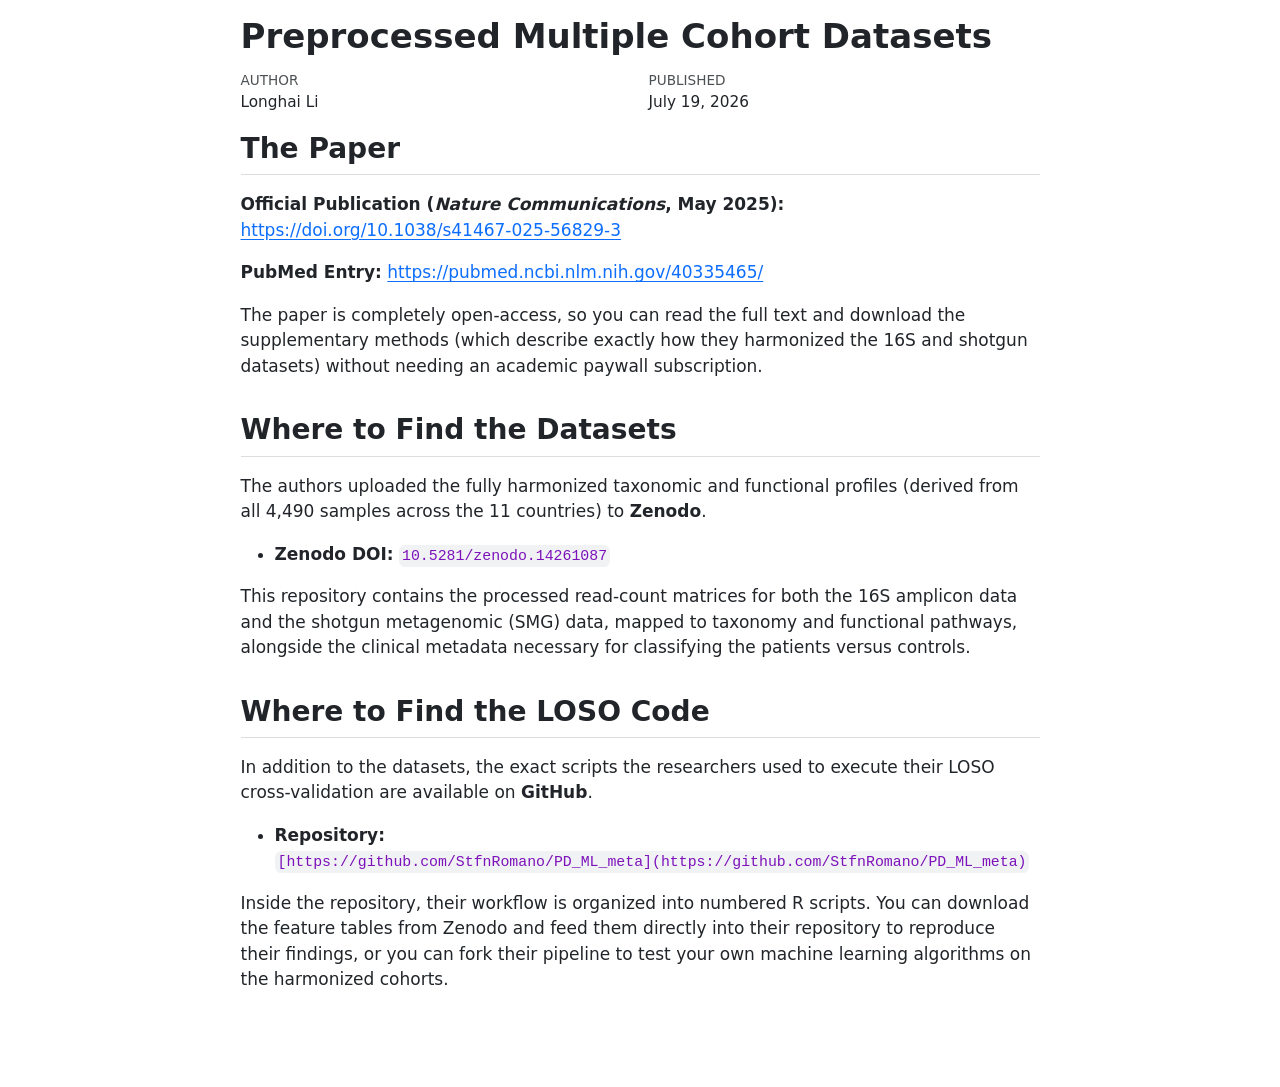
<file: datasets/processeddataset.html>
<!DOCTYPE html>
<html xmlns="http://www.w3.org/1999/xhtml" lang="en" xml:lang="en"><head>

<meta charset="utf-8">
<meta name="generator" content="quarto-1.9.37">

<meta name="viewport" content="width=device-width, initial-scale=1.0, user-scalable=yes">

<meta name="author" content="Longhai Li">
<meta name="dcterms.date" content="2026-07-19">

<title>Preprocessed Multiple Cohort Datasets</title>
<style>
/* Default styles provided by pandoc.
** See https://pandoc.org/MANUAL.html#variables-for-html for config info.
*/
code{white-space: pre-wrap;}
span.smallcaps{font-variant: small-caps;}
div.columns{display: flex; gap: min(4vw, 1.5em);}
div.column{flex: auto; overflow-x: auto;}
div.hanging-indent{margin-left: 1.5em; text-indent: -1.5em;}
ul.task-list{list-style: none;}
ul.task-list li input[type="checkbox"] {
  width: 0.8em;
  margin: 0 0.8em 0.2em -1em; /* quarto-specific, see https://github.com/quarto-dev/quarto-cli/issues/4556 */ 
  vertical-align: middle;
}
</style>


<script src="processeddataset_files/libs/clipboard/clipboard.min.js"></script>
<script src="processeddataset_files/libs/quarto-html/quarto.js" type="module"></script>
<script src="processeddataset_files/libs/quarto-html/tabsets/tabsets.js" type="module"></script>
<script src="processeddataset_files/libs/quarto-html/popper.min.js"></script>
<script src="processeddataset_files/libs/quarto-html/tippy.umd.min.js"></script>
<script src="processeddataset_files/libs/quarto-html/anchor.min.js"></script>
<link href="processeddataset_files/libs/quarto-html/tippy.css" rel="stylesheet">
<link href="processeddataset_files/libs/quarto-html/quarto-syntax-highlighting-7f8f88aac4f3542376d5c11b86a4c14d.css" rel="stylesheet" id="quarto-text-highlighting-styles">
<script src="processeddataset_files/libs/bootstrap/bootstrap.min.js"></script>
<link href="processeddataset_files/libs/bootstrap/bootstrap-icons.css" rel="stylesheet">
<link href="processeddataset_files/libs/bootstrap/bootstrap-138a6193a3bd40baf1e627da441a4734.min.css" rel="stylesheet" append-hash="true" id="quarto-bootstrap" data-mode="light">


</head>

<body class="fullcontent quarto-light">

<div id="quarto-content" class="page-columns page-rows-contents page-layout-article">

<main class="content" id="quarto-document-content">

<header id="title-block-header" class="quarto-title-block default">
<div class="quarto-title">
<h1 class="title">Preprocessed Multiple Cohort Datasets</h1>
</div>



<div class="quarto-title-meta">

    <div>
    <div class="quarto-title-meta-heading">Author</div>
    <div class="quarto-title-meta-contents">
             <p>Longhai Li </p>
          </div>
  </div>
    
    <div>
    <div class="quarto-title-meta-heading">Published</div>
    <div class="quarto-title-meta-contents">
      <p class="date">July 19, 2026</p>
    </div>
  </div>
  
    
  </div>
  


</header>


<section id="the-paper" class="level2">
<h2 class="anchored" data-anchor-id="the-paper">The Paper</h2>
<p><strong>Official Publication (<em>Nature Communications</em>, May 2025):</strong> <a href="https://doi.org/10.1038/s41467-025-56829-3">https://doi.org/10.1038/s41467-025-56829-3</a></p>
<p><strong>PubMed Entry:</strong> <a href="https://pubmed.ncbi.nlm.nih.gov/40335465/">https://pubmed.ncbi.nlm.nih.gov/40335465/</a></p>
<p>The paper is completely open-access, so you can read the full text and download the supplementary methods (which describe exactly how they harmonized the 16S and shotgun datasets) without needing an academic paywall subscription.</p>
</section>
<section id="where-to-find-the-datasets" class="level2">
<h2 class="anchored" data-anchor-id="where-to-find-the-datasets">Where to Find the Datasets</h2>
<p>The authors uploaded the fully harmonized taxonomic and functional profiles (derived from all 4,490 samples across the 11 countries) to <strong>Zenodo</strong>.</p>
<ul>
<li><strong>Zenodo DOI:</strong> <code>10.5281/zenodo.14261087</code></li>
</ul>
<p>This repository contains the processed read-count matrices for both the 16S amplicon data and the shotgun metagenomic (SMG) data, mapped to taxonomy and functional pathways, alongside the clinical metadata necessary for classifying the patients versus controls.</p>
</section>
<section id="where-to-find-the-loso-code" class="level2">
<h2 class="anchored" data-anchor-id="where-to-find-the-loso-code">Where to Find the LOSO Code</h2>
<p>In addition to the datasets, the exact scripts the researchers used to execute their LOSO cross-validation are available on <strong>GitHub</strong>.</p>
<ul>
<li><strong>Repository:</strong> <code>[https://github.com/StfnRomano/PD_ML_meta](https://github.com/StfnRomano/PD_ML_meta)</code></li>
</ul>
<p>Inside the repository, their workflow is organized into numbered R scripts. You can download the feature tables from Zenodo and feed them directly into their repository to reproduce their findings, or you can fork their pipeline to test your own machine learning algorithms on the harmonized cohorts.</p>
</section>

</main>
<!-- /main column -->
<script id="quarto-html-after-body" type="application/javascript">
  window.document.addEventListener("DOMContentLoaded", function (event) {
    const icon = "";
    const anchorJS = new window.AnchorJS();
    anchorJS.options = {
      placement: 'right',
      icon: icon
    };
    anchorJS.add('.anchored');
    const isCodeAnnotation = (el) => {
      for (const clz of el.classList) {
        if (clz.startsWith('code-annotation-')) {                     
          return true;
        }
      }
      return false;
    }
    const onCopySuccess = function(e) {
      // button target
      const button = e.trigger;
      // don't keep focus
      button.blur();
      // flash "checked"
      button.classList.add('code-copy-button-checked');
      var currentTitle = button.getAttribute("title");
      button.setAttribute("title", "Copied!");
      let tooltip;
      if (window.bootstrap) {
        button.setAttribute("data-bs-toggle", "tooltip");
        button.setAttribute("data-bs-placement", "left");
        button.setAttribute("data-bs-title", "Copied!");
        tooltip = new bootstrap.Tooltip(button, 
          { trigger: "manual", 
            customClass: "code-copy-button-tooltip",
            offset: [0, -8]});
        tooltip.show();    
      }
      setTimeout(function() {
        if (tooltip) {
          tooltip.hide();
          button.removeAttribute("data-bs-title");
          button.removeAttribute("data-bs-toggle");
          button.removeAttribute("data-bs-placement");
        }
        button.setAttribute("title", currentTitle);
        button.classList.remove('code-copy-button-checked');
      }, 1000);
      // clear code selection
      e.clearSelection();
    }
    const getTextToCopy = function(trigger) {
      const outerScaffold = trigger.parentElement.cloneNode(true);
      const codeEl = outerScaffold.querySelector('code');
      for (const childEl of codeEl.children) {
        if (isCodeAnnotation(childEl)) {
          childEl.remove();
        }
      }
      return codeEl.innerText;
    }
    const clipboard = new window.ClipboardJS('.code-copy-button:not([data-in-quarto-modal])', {
      text: getTextToCopy
    });
    clipboard.on('success', onCopySuccess);
    if (window.document.getElementById('quarto-embedded-source-code-modal')) {
      const clipboardModal = new window.ClipboardJS('.code-copy-button[data-in-quarto-modal]', {
        text: getTextToCopy,
        container: window.document.getElementById('quarto-embedded-source-code-modal')
      });
      clipboardModal.on('success', onCopySuccess);
    }
      var localhostRegex = new RegExp(/^(?:http|https):\/\/localhost\:?[0-9]*\//);
      var mailtoRegex = new RegExp(/^mailto:/);
        var filterRegex = new RegExp('/' + window.location.host + '/');
      var isInternal = (href) => {
          return filterRegex.test(href) || localhostRegex.test(href) || mailtoRegex.test(href);
      }
      // Inspect non-navigation links and adorn them if external
     var links = window.document.querySelectorAll('a[href]:not(.nav-link):not(.navbar-brand):not(.toc-action):not(.sidebar-link):not(.sidebar-item-toggle):not(.pagination-link):not(.no-external):not([aria-hidden]):not(.dropdown-item):not(.quarto-navigation-tool):not(.about-link)');
      for (var i=0; i<links.length; i++) {
        const link = links[i];
        if (!isInternal(link.href)) {
          // undo the damage that might have been done by quarto-nav.js in the case of
          // links that we want to consider external
          if (link.dataset.originalHref !== undefined) {
            link.href = link.dataset.originalHref;
          }
        }
      }
    function tippyHover(el, contentFn, onTriggerFn, onUntriggerFn) {
      const config = {
        allowHTML: true,
        maxWidth: 500,
        delay: 100,
        arrow: false,
        appendTo: function(el) {
            return el.parentElement;
        },
        interactive: true,
        interactiveBorder: 10,
        theme: 'quarto',
        placement: 'bottom-start',
      };
      if (contentFn) {
        config.content = contentFn;
      }
      if (onTriggerFn) {
        config.onTrigger = onTriggerFn;
      }
      if (onUntriggerFn) {
        config.onUntrigger = onUntriggerFn;
      }
      window.tippy(el, config); 
    }
    const noterefs = window.document.querySelectorAll('a[role="doc-noteref"]');
    for (var i=0; i<noterefs.length; i++) {
      const ref = noterefs[i];
      tippyHover(ref, function() {
        // use id or data attribute instead here
        let href = ref.getAttribute('data-footnote-href') || ref.getAttribute('href');
        try { href = new URL(href).hash; } catch {}
        const id = href.replace(/^#\/?/, "");
        const note = window.document.getElementById(id);
        if (note) {
          return note.innerHTML;
        } else {
          return "";
        }
      });
    }
    const xrefs = window.document.querySelectorAll('a.quarto-xref');
    const processXRef = (id, note) => {
      // Strip column container classes
      const stripColumnClz = (el) => {
        el.classList.remove("page-full", "page-columns");
        if (el.children) {
          for (const child of el.children) {
            stripColumnClz(child);
          }
        }
      }
      stripColumnClz(note)
      if (id === null || id.startsWith('sec-')) {
        // Special case sections, only their first couple elements
        const container = document.createElement("div");
        if (note.children && note.children.length > 2) {
          container.appendChild(note.children[0].cloneNode(true));
          for (let i = 1; i < note.children.length; i++) {
            const child = note.children[i];
            if (child.tagName === "P" && child.innerText === "") {
              continue;
            } else {
              container.appendChild(child.cloneNode(true));
              break;
            }
          }
          if (window.Quarto?.typesetMath) {
            window.Quarto.typesetMath(container);
          }
          return container.innerHTML
        } else {
          if (window.Quarto?.typesetMath) {
            window.Quarto.typesetMath(note);
          }
          return note.innerHTML;
        }
      } else {
        // Remove any anchor links if they are present
        const anchorLink = note.querySelector('a.anchorjs-link');
        if (anchorLink) {
          anchorLink.remove();
        }
        if (window.Quarto?.typesetMath) {
          window.Quarto.typesetMath(note);
        }
        if (note.classList.contains("callout")) {
          return note.outerHTML;
        } else {
          return note.innerHTML;
        }
      }
    }
    for (var i=0; i<xrefs.length; i++) {
      const xref = xrefs[i];
      tippyHover(xref, undefined, function(instance) {
        instance.disable();
        let url = xref.getAttribute('href');
        let hash = undefined; 
        if (url.startsWith('#')) {
          hash = url;
        } else {
          try { hash = new URL(url).hash; } catch {}
        }
        if (hash) {
          const id = hash.replace(/^#\/?/, "");
          const note = window.document.getElementById(id);
          if (note !== null) {
            try {
              const html = processXRef(id, note.cloneNode(true));
              instance.setContent(html);
            } finally {
              instance.enable();
              instance.show();
            }
          } else {
            // See if we can fetch this
            fetch(url.split('#')[0])
            .then(res => res.text())
            .then(html => {
              const parser = new DOMParser();
              const htmlDoc = parser.parseFromString(html, "text/html");
              const note = htmlDoc.getElementById(id);
              if (note !== null) {
                const html = processXRef(id, note);
                instance.setContent(html);
              } 
            }).finally(() => {
              instance.enable();
              instance.show();
            });
          }
        } else {
          // See if we can fetch a full url (with no hash to target)
          // This is a special case and we should probably do some content thinning / targeting
          fetch(url)
          .then(res => res.text())
          .then(html => {
            const parser = new DOMParser();
            const htmlDoc = parser.parseFromString(html, "text/html");
            const note = htmlDoc.querySelector('main.content');
            if (note !== null) {
              // This should only happen for chapter cross references
              // (since there is no id in the URL)
              // remove the first header
              if (note.children.length > 0 && note.children[0].tagName === "HEADER") {
                note.children[0].remove();
              }
              const html = processXRef(null, note);
              instance.setContent(html);
            } 
          }).finally(() => {
            instance.enable();
            instance.show();
          });
        }
      }, function(instance) {
      });
    }
        let selectedAnnoteEl;
        const selectorForAnnotation = ( cell, annotation) => {
          let cellAttr = 'data-code-cell="' + cell + '"';
          let lineAttr = 'data-code-annotation="' +  annotation + '"';
          const selector = 'span[' + cellAttr + '][' + lineAttr + ']';
          return selector;
        }
        const selectCodeLines = (annoteEl) => {
          const doc = window.document;
          const targetCell = annoteEl.getAttribute("data-target-cell");
          const targetAnnotation = annoteEl.getAttribute("data-target-annotation");
          const annoteSpan = window.document.querySelector(selectorForAnnotation(targetCell, targetAnnotation));
          const lines = annoteSpan.getAttribute("data-code-lines").split(",");
          const lineIds = lines.map((line) => {
            return targetCell + "-" + line;
          })
          let top = null;
          let height = null;
          let parent = null;
          if (lineIds.length > 0) {
              //compute the position of the single el (top and bottom and make a div)
              const el = window.document.getElementById(lineIds[0]);
              top = el.offsetTop;
              height = el.offsetHeight;
              parent = el.parentElement.parentElement;
            if (lineIds.length > 1) {
              const lastEl = window.document.getElementById(lineIds[lineIds.length - 1]);
              const bottom = lastEl.offsetTop + lastEl.offsetHeight;
              height = bottom - top;
            }
            if (top !== null && height !== null && parent !== null) {
              // cook up a div (if necessary) and position it 
              let div = window.document.getElementById("code-annotation-line-highlight");
              if (div === null) {
                div = window.document.createElement("div");
                div.setAttribute("id", "code-annotation-line-highlight");
                div.style.position = 'absolute';
                parent.appendChild(div);
              }
              div.style.top = top - 2 + "px";
              div.style.height = height + 4 + "px";
              div.style.left = 0;
              let gutterDiv = window.document.getElementById("code-annotation-line-highlight-gutter");
              if (gutterDiv === null) {
                gutterDiv = window.document.createElement("div");
                gutterDiv.setAttribute("id", "code-annotation-line-highlight-gutter");
                gutterDiv.style.position = 'absolute';
                const codeCell = window.document.getElementById(targetCell);
                const gutter = codeCell.querySelector('.code-annotation-gutter');
                gutter.appendChild(gutterDiv);
              }
              gutterDiv.style.top = top - 2 + "px";
              gutterDiv.style.height = height + 4 + "px";
            }
            selectedAnnoteEl = annoteEl;
          }
        };
        const unselectCodeLines = () => {
          const elementsIds = ["code-annotation-line-highlight", "code-annotation-line-highlight-gutter"];
          elementsIds.forEach((elId) => {
            const div = window.document.getElementById(elId);
            if (div) {
              div.remove();
            }
          });
          selectedAnnoteEl = undefined;
        };
          // Handle positioning of the toggle
      window.addEventListener(
        "resize",
        throttle(() => {
          elRect = undefined;
          if (selectedAnnoteEl) {
            selectCodeLines(selectedAnnoteEl);
          }
        }, 10)
      );
      function throttle(fn, ms) {
      let throttle = false;
      let timer;
        return (...args) => {
          if(!throttle) { // first call gets through
              fn.apply(this, args);
              throttle = true;
          } else { // all the others get throttled
              if(timer) clearTimeout(timer); // cancel #2
              timer = setTimeout(() => {
                fn.apply(this, args);
                timer = throttle = false;
              }, ms);
          }
        };
      }
        // Attach click handler to the DT
        const annoteDls = window.document.querySelectorAll('dt[data-target-cell]');
        for (const annoteDlNode of annoteDls) {
          annoteDlNode.addEventListener('click', (event) => {
            const clickedEl = event.target;
            if (clickedEl !== selectedAnnoteEl) {
              unselectCodeLines();
              const activeEl = window.document.querySelector('dt[data-target-cell].code-annotation-active');
              if (activeEl) {
                activeEl.classList.remove('code-annotation-active');
              }
              selectCodeLines(clickedEl);
              clickedEl.classList.add('code-annotation-active');
            } else {
              // Unselect the line
              unselectCodeLines();
              clickedEl.classList.remove('code-annotation-active');
            }
          });
        }
    const findCites = (el) => {
      const parentEl = el.parentElement;
      if (parentEl) {
        const cites = parentEl.dataset.cites;
        if (cites) {
          return {
            el,
            cites: cites.split(' ')
          };
        } else {
          return findCites(el.parentElement)
        }
      } else {
        return undefined;
      }
    };
    var bibliorefs = window.document.querySelectorAll('a[role="doc-biblioref"]');
    for (var i=0; i<bibliorefs.length; i++) {
      const ref = bibliorefs[i];
      const citeInfo = findCites(ref);
      if (citeInfo) {
        tippyHover(citeInfo.el, function() {
          var popup = window.document.createElement('div');
          citeInfo.cites.forEach(function(cite) {
            var citeDiv = window.document.createElement('div');
            citeDiv.classList.add('hanging-indent');
            citeDiv.classList.add('csl-entry');
            var biblioDiv = window.document.getElementById('ref-' + cite);
            if (biblioDiv) {
              citeDiv.innerHTML = biblioDiv.innerHTML;
            }
            popup.appendChild(citeDiv);
          });
          return popup.innerHTML;
        });
      }
    }
  });
  </script>
</div> <!-- /content -->




</body></html>
</file>
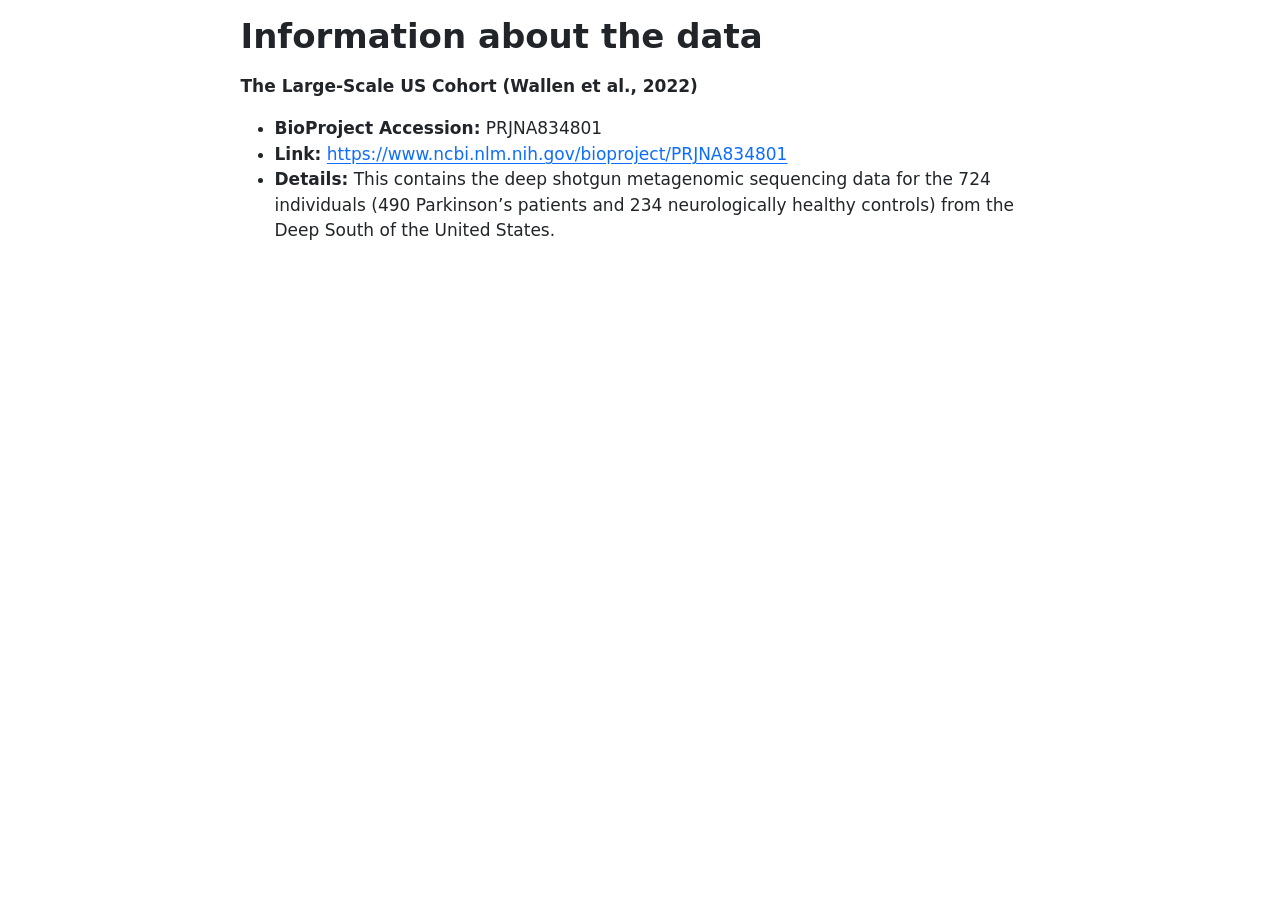
<file: datasets/More Datasets/Warren et al/notes.html>
<!DOCTYPE html>
<html xmlns="http://www.w3.org/1999/xhtml" lang="en" xml:lang="en"><head>

<meta charset="utf-8">
<meta name="generator" content="quarto-1.9.37">

<meta name="viewport" content="width=device-width, initial-scale=1.0, user-scalable=yes">


<title>Information about the data</title>
<style>
/* Default styles provided by pandoc.
** See https://pandoc.org/MANUAL.html#variables-for-html for config info.
*/
code{white-space: pre-wrap;}
span.smallcaps{font-variant: small-caps;}
div.columns{display: flex; gap: min(4vw, 1.5em);}
div.column{flex: auto; overflow-x: auto;}
div.hanging-indent{margin-left: 1.5em; text-indent: -1.5em;}
ul.task-list{list-style: none;}
ul.task-list li input[type="checkbox"] {
  width: 0.8em;
  margin: 0 0.8em 0.2em -1em; /* quarto-specific, see https://github.com/quarto-dev/quarto-cli/issues/4556 */ 
  vertical-align: middle;
}
</style>


<script src="notes_files/libs/clipboard/clipboard.min.js"></script>
<script src="notes_files/libs/quarto-html/quarto.js" type="module"></script>
<script src="notes_files/libs/quarto-html/tabsets/tabsets.js" type="module"></script>
<script src="notes_files/libs/quarto-html/popper.min.js"></script>
<script src="notes_files/libs/quarto-html/tippy.umd.min.js"></script>
<script src="notes_files/libs/quarto-html/anchor.min.js"></script>
<link href="notes_files/libs/quarto-html/tippy.css" rel="stylesheet">
<link href="notes_files/libs/quarto-html/quarto-syntax-highlighting-7f8f88aac4f3542376d5c11b86a4c14d.css" rel="stylesheet" id="quarto-text-highlighting-styles">
<script src="notes_files/libs/bootstrap/bootstrap.min.js"></script>
<link href="notes_files/libs/bootstrap/bootstrap-icons.css" rel="stylesheet">
<link href="notes_files/libs/bootstrap/bootstrap-138a6193a3bd40baf1e627da441a4734.min.css" rel="stylesheet" append-hash="true" id="quarto-bootstrap" data-mode="light">


</head>

<body class="fullcontent quarto-light">

<div id="quarto-content" class="page-columns page-rows-contents page-layout-article">

<main class="content" id="quarto-document-content">

<header id="title-block-header" class="quarto-title-block default">
<div class="quarto-title">
<h1 class="title">Information about the data</h1>
</div>



<div class="quarto-title-meta">

    
  
    
  </div>
  


</header>


<p><strong>The Large-Scale US Cohort (Wallen et al., 2022)</strong></p>
<ul>
<li><strong>BioProject Accession:</strong> PRJNA834801</li>
<li><strong>Link:</strong> <a href="https://www.ncbi.nlm.nih.gov/bioproject/PRJNA834801" class="uri">https://www.ncbi.nlm.nih.gov/bioproject/PRJNA834801</a></li>
<li><strong>Details:</strong> This contains the deep shotgun metagenomic sequencing data for the 724 individuals (490 Parkinson’s patients and 234 neurologically healthy controls) from the Deep South of the United States.</li>
</ul>

</main>
<!-- /main column -->
<script id="quarto-html-after-body" type="application/javascript">
  window.document.addEventListener("DOMContentLoaded", function (event) {
    const icon = "";
    const anchorJS = new window.AnchorJS();
    anchorJS.options = {
      placement: 'right',
      icon: icon
    };
    anchorJS.add('.anchored');
    const isCodeAnnotation = (el) => {
      for (const clz of el.classList) {
        if (clz.startsWith('code-annotation-')) {                     
          return true;
        }
      }
      return false;
    }
    const onCopySuccess = function(e) {
      // button target
      const button = e.trigger;
      // don't keep focus
      button.blur();
      // flash "checked"
      button.classList.add('code-copy-button-checked');
      var currentTitle = button.getAttribute("title");
      button.setAttribute("title", "Copied!");
      let tooltip;
      if (window.bootstrap) {
        button.setAttribute("data-bs-toggle", "tooltip");
        button.setAttribute("data-bs-placement", "left");
        button.setAttribute("data-bs-title", "Copied!");
        tooltip = new bootstrap.Tooltip(button, 
          { trigger: "manual", 
            customClass: "code-copy-button-tooltip",
            offset: [0, -8]});
        tooltip.show();    
      }
      setTimeout(function() {
        if (tooltip) {
          tooltip.hide();
          button.removeAttribute("data-bs-title");
          button.removeAttribute("data-bs-toggle");
          button.removeAttribute("data-bs-placement");
        }
        button.setAttribute("title", currentTitle);
        button.classList.remove('code-copy-button-checked');
      }, 1000);
      // clear code selection
      e.clearSelection();
    }
    const getTextToCopy = function(trigger) {
      const outerScaffold = trigger.parentElement.cloneNode(true);
      const codeEl = outerScaffold.querySelector('code');
      for (const childEl of codeEl.children) {
        if (isCodeAnnotation(childEl)) {
          childEl.remove();
        }
      }
      return codeEl.innerText;
    }
    const clipboard = new window.ClipboardJS('.code-copy-button:not([data-in-quarto-modal])', {
      text: getTextToCopy
    });
    clipboard.on('success', onCopySuccess);
    if (window.document.getElementById('quarto-embedded-source-code-modal')) {
      const clipboardModal = new window.ClipboardJS('.code-copy-button[data-in-quarto-modal]', {
        text: getTextToCopy,
        container: window.document.getElementById('quarto-embedded-source-code-modal')
      });
      clipboardModal.on('success', onCopySuccess);
    }
      var localhostRegex = new RegExp(/^(?:http|https):\/\/localhost\:?[0-9]*\//);
      var mailtoRegex = new RegExp(/^mailto:/);
        var filterRegex = new RegExp('/' + window.location.host + '/');
      var isInternal = (href) => {
          return filterRegex.test(href) || localhostRegex.test(href) || mailtoRegex.test(href);
      }
      // Inspect non-navigation links and adorn them if external
     var links = window.document.querySelectorAll('a[href]:not(.nav-link):not(.navbar-brand):not(.toc-action):not(.sidebar-link):not(.sidebar-item-toggle):not(.pagination-link):not(.no-external):not([aria-hidden]):not(.dropdown-item):not(.quarto-navigation-tool):not(.about-link)');
      for (var i=0; i<links.length; i++) {
        const link = links[i];
        if (!isInternal(link.href)) {
          // undo the damage that might have been done by quarto-nav.js in the case of
          // links that we want to consider external
          if (link.dataset.originalHref !== undefined) {
            link.href = link.dataset.originalHref;
          }
        }
      }
    function tippyHover(el, contentFn, onTriggerFn, onUntriggerFn) {
      const config = {
        allowHTML: true,
        maxWidth: 500,
        delay: 100,
        arrow: false,
        appendTo: function(el) {
            return el.parentElement;
        },
        interactive: true,
        interactiveBorder: 10,
        theme: 'quarto',
        placement: 'bottom-start',
      };
      if (contentFn) {
        config.content = contentFn;
      }
      if (onTriggerFn) {
        config.onTrigger = onTriggerFn;
      }
      if (onUntriggerFn) {
        config.onUntrigger = onUntriggerFn;
      }
      window.tippy(el, config); 
    }
    const noterefs = window.document.querySelectorAll('a[role="doc-noteref"]');
    for (var i=0; i<noterefs.length; i++) {
      const ref = noterefs[i];
      tippyHover(ref, function() {
        // use id or data attribute instead here
        let href = ref.getAttribute('data-footnote-href') || ref.getAttribute('href');
        try { href = new URL(href).hash; } catch {}
        const id = href.replace(/^#\/?/, "");
        const note = window.document.getElementById(id);
        if (note) {
          return note.innerHTML;
        } else {
          return "";
        }
      });
    }
    const xrefs = window.document.querySelectorAll('a.quarto-xref');
    const processXRef = (id, note) => {
      // Strip column container classes
      const stripColumnClz = (el) => {
        el.classList.remove("page-full", "page-columns");
        if (el.children) {
          for (const child of el.children) {
            stripColumnClz(child);
          }
        }
      }
      stripColumnClz(note)
      if (id === null || id.startsWith('sec-')) {
        // Special case sections, only their first couple elements
        const container = document.createElement("div");
        if (note.children && note.children.length > 2) {
          container.appendChild(note.children[0].cloneNode(true));
          for (let i = 1; i < note.children.length; i++) {
            const child = note.children[i];
            if (child.tagName === "P" && child.innerText === "") {
              continue;
            } else {
              container.appendChild(child.cloneNode(true));
              break;
            }
          }
          if (window.Quarto?.typesetMath) {
            window.Quarto.typesetMath(container);
          }
          return container.innerHTML
        } else {
          if (window.Quarto?.typesetMath) {
            window.Quarto.typesetMath(note);
          }
          return note.innerHTML;
        }
      } else {
        // Remove any anchor links if they are present
        const anchorLink = note.querySelector('a.anchorjs-link');
        if (anchorLink) {
          anchorLink.remove();
        }
        if (window.Quarto?.typesetMath) {
          window.Quarto.typesetMath(note);
        }
        if (note.classList.contains("callout")) {
          return note.outerHTML;
        } else {
          return note.innerHTML;
        }
      }
    }
    for (var i=0; i<xrefs.length; i++) {
      const xref = xrefs[i];
      tippyHover(xref, undefined, function(instance) {
        instance.disable();
        let url = xref.getAttribute('href');
        let hash = undefined; 
        if (url.startsWith('#')) {
          hash = url;
        } else {
          try { hash = new URL(url).hash; } catch {}
        }
        if (hash) {
          const id = hash.replace(/^#\/?/, "");
          const note = window.document.getElementById(id);
          if (note !== null) {
            try {
              const html = processXRef(id, note.cloneNode(true));
              instance.setContent(html);
            } finally {
              instance.enable();
              instance.show();
            }
          } else {
            // See if we can fetch this
            fetch(url.split('#')[0])
            .then(res => res.text())
            .then(html => {
              const parser = new DOMParser();
              const htmlDoc = parser.parseFromString(html, "text/html");
              const note = htmlDoc.getElementById(id);
              if (note !== null) {
                const html = processXRef(id, note);
                instance.setContent(html);
              } 
            }).finally(() => {
              instance.enable();
              instance.show();
            });
          }
        } else {
          // See if we can fetch a full url (with no hash to target)
          // This is a special case and we should probably do some content thinning / targeting
          fetch(url)
          .then(res => res.text())
          .then(html => {
            const parser = new DOMParser();
            const htmlDoc = parser.parseFromString(html, "text/html");
            const note = htmlDoc.querySelector('main.content');
            if (note !== null) {
              // This should only happen for chapter cross references
              // (since there is no id in the URL)
              // remove the first header
              if (note.children.length > 0 && note.children[0].tagName === "HEADER") {
                note.children[0].remove();
              }
              const html = processXRef(null, note);
              instance.setContent(html);
            } 
          }).finally(() => {
            instance.enable();
            instance.show();
          });
        }
      }, function(instance) {
      });
    }
        let selectedAnnoteEl;
        const selectorForAnnotation = ( cell, annotation) => {
          let cellAttr = 'data-code-cell="' + cell + '"';
          let lineAttr = 'data-code-annotation="' +  annotation + '"';
          const selector = 'span[' + cellAttr + '][' + lineAttr + ']';
          return selector;
        }
        const selectCodeLines = (annoteEl) => {
          const doc = window.document;
          const targetCell = annoteEl.getAttribute("data-target-cell");
          const targetAnnotation = annoteEl.getAttribute("data-target-annotation");
          const annoteSpan = window.document.querySelector(selectorForAnnotation(targetCell, targetAnnotation));
          const lines = annoteSpan.getAttribute("data-code-lines").split(",");
          const lineIds = lines.map((line) => {
            return targetCell + "-" + line;
          })
          let top = null;
          let height = null;
          let parent = null;
          if (lineIds.length > 0) {
              //compute the position of the single el (top and bottom and make a div)
              const el = window.document.getElementById(lineIds[0]);
              top = el.offsetTop;
              height = el.offsetHeight;
              parent = el.parentElement.parentElement;
            if (lineIds.length > 1) {
              const lastEl = window.document.getElementById(lineIds[lineIds.length - 1]);
              const bottom = lastEl.offsetTop + lastEl.offsetHeight;
              height = bottom - top;
            }
            if (top !== null && height !== null && parent !== null) {
              // cook up a div (if necessary) and position it 
              let div = window.document.getElementById("code-annotation-line-highlight");
              if (div === null) {
                div = window.document.createElement("div");
                div.setAttribute("id", "code-annotation-line-highlight");
                div.style.position = 'absolute';
                parent.appendChild(div);
              }
              div.style.top = top - 2 + "px";
              div.style.height = height + 4 + "px";
              div.style.left = 0;
              let gutterDiv = window.document.getElementById("code-annotation-line-highlight-gutter");
              if (gutterDiv === null) {
                gutterDiv = window.document.createElement("div");
                gutterDiv.setAttribute("id", "code-annotation-line-highlight-gutter");
                gutterDiv.style.position = 'absolute';
                const codeCell = window.document.getElementById(targetCell);
                const gutter = codeCell.querySelector('.code-annotation-gutter');
                gutter.appendChild(gutterDiv);
              }
              gutterDiv.style.top = top - 2 + "px";
              gutterDiv.style.height = height + 4 + "px";
            }
            selectedAnnoteEl = annoteEl;
          }
        };
        const unselectCodeLines = () => {
          const elementsIds = ["code-annotation-line-highlight", "code-annotation-line-highlight-gutter"];
          elementsIds.forEach((elId) => {
            const div = window.document.getElementById(elId);
            if (div) {
              div.remove();
            }
          });
          selectedAnnoteEl = undefined;
        };
          // Handle positioning of the toggle
      window.addEventListener(
        "resize",
        throttle(() => {
          elRect = undefined;
          if (selectedAnnoteEl) {
            selectCodeLines(selectedAnnoteEl);
          }
        }, 10)
      );
      function throttle(fn, ms) {
      let throttle = false;
      let timer;
        return (...args) => {
          if(!throttle) { // first call gets through
              fn.apply(this, args);
              throttle = true;
          } else { // all the others get throttled
              if(timer) clearTimeout(timer); // cancel #2
              timer = setTimeout(() => {
                fn.apply(this, args);
                timer = throttle = false;
              }, ms);
          }
        };
      }
        // Attach click handler to the DT
        const annoteDls = window.document.querySelectorAll('dt[data-target-cell]');
        for (const annoteDlNode of annoteDls) {
          annoteDlNode.addEventListener('click', (event) => {
            const clickedEl = event.target;
            if (clickedEl !== selectedAnnoteEl) {
              unselectCodeLines();
              const activeEl = window.document.querySelector('dt[data-target-cell].code-annotation-active');
              if (activeEl) {
                activeEl.classList.remove('code-annotation-active');
              }
              selectCodeLines(clickedEl);
              clickedEl.classList.add('code-annotation-active');
            } else {
              // Unselect the line
              unselectCodeLines();
              clickedEl.classList.remove('code-annotation-active');
            }
          });
        }
    const findCites = (el) => {
      const parentEl = el.parentElement;
      if (parentEl) {
        const cites = parentEl.dataset.cites;
        if (cites) {
          return {
            el,
            cites: cites.split(' ')
          };
        } else {
          return findCites(el.parentElement)
        }
      } else {
        return undefined;
      }
    };
    var bibliorefs = window.document.querySelectorAll('a[role="doc-biblioref"]');
    for (var i=0; i<bibliorefs.length; i++) {
      const ref = bibliorefs[i];
      const citeInfo = findCites(ref);
      if (citeInfo) {
        tippyHover(citeInfo.el, function() {
          var popup = window.document.createElement('div');
          citeInfo.cites.forEach(function(cite) {
            var citeDiv = window.document.createElement('div');
            citeDiv.classList.add('hanging-indent');
            citeDiv.classList.add('csl-entry');
            var biblioDiv = window.document.getElementById('ref-' + cite);
            if (biblioDiv) {
              citeDiv.innerHTML = biblioDiv.innerHTML;
            }
            popup.appendChild(citeDiv);
          });
          return popup.innerHTML;
        });
      }
    }
  });
  </script>
</div> <!-- /content -->




</body></html>
</file>
<file: datasets/processeddataset_files/libs/quarto-html/tippy.css>
.tippy-box[data-animation=fade][data-state=hidden]{opacity:0}[data-tippy-root]{max-width:calc(100vw - 10px)}.tippy-box{position:relative;background-color:#333;color:#fff;border-radius:4px;font-size:14px;line-height:1.4;white-space:normal;outline:0;transition-property:transform,visibility,opacity}.tippy-box[data-placement^=top]>.tippy-arrow{bottom:0}.tippy-box[data-placement^=top]>.tippy-arrow:before{bottom:-7px;left:0;border-width:8px 8px 0;border-top-color:initial;transform-origin:center top}.tippy-box[data-placement^=bottom]>.tippy-arrow{top:0}.tippy-box[data-placement^=bottom]>.tippy-arrow:before{top:-7px;left:0;border-width:0 8px 8px;border-bottom-color:initial;transform-origin:center bottom}.tippy-box[data-placement^=left]>.tippy-arrow{right:0}.tippy-box[data-placement^=left]>.tippy-arrow:before{border-width:8px 0 8px 8px;border-left-color:initial;right:-7px;transform-origin:center left}.tippy-box[data-placement^=right]>.tippy-arrow{left:0}.tippy-box[data-placement^=right]>.tippy-arrow:before{left:-7px;border-width:8px 8px 8px 0;border-right-color:initial;transform-origin:center right}.tippy-box[data-inertia][data-state=visible]{transition-timing-function:cubic-bezier(.54,1.5,.38,1.11)}.tippy-arrow{width:16px;height:16px;color:#333}.tippy-arrow:before{content:"";position:absolute;border-color:transparent;border-style:solid}.tippy-content{position:relative;padding:5px 9px;z-index:1}
</file>
<file: datasets/processeddataset_files/libs/quarto-html/quarto-syntax-highlighting-7f8f88aac4f3542376d5c11b86a4c14d.css>
/* quarto syntax highlight colors */
:root {
  --quarto-hl-ot-color: #003B4F;
  --quarto-hl-at-color: #657422;
  --quarto-hl-ss-color: #20794D;
  --quarto-hl-an-color: #5E5E5E;
  --quarto-hl-fu-color: #4758AB;
  --quarto-hl-st-color: #20794D;
  --quarto-hl-cf-color: #003B4F;
  --quarto-hl-op-color: #5E5E5E;
  --quarto-hl-er-color: #AD0000;
  --quarto-hl-bn-color: #AD0000;
  --quarto-hl-al-color: #AD0000;
  --quarto-hl-va-color: #111111;
  --quarto-hl-bu-color: inherit;
  --quarto-hl-ex-color: inherit;
  --quarto-hl-pp-color: #AD0000;
  --quarto-hl-in-color: #5E5E5E;
  --quarto-hl-vs-color: #20794D;
  --quarto-hl-wa-color: #5E5E5E;
  --quarto-hl-do-color: #5E5E5E;
  --quarto-hl-im-color: #00769E;
  --quarto-hl-ch-color: #20794D;
  --quarto-hl-dt-color: #AD0000;
  --quarto-hl-fl-color: #AD0000;
  --quarto-hl-co-color: #5E5E5E;
  --quarto-hl-cv-color: #5E5E5E;
  --quarto-hl-cn-color: #8f5902;
  --quarto-hl-sc-color: #5E5E5E;
  --quarto-hl-dv-color: #AD0000;
  --quarto-hl-kw-color: #003B4F;
}

/* other quarto variables */
:root {
  --quarto-font-monospace: SFMono-Regular, Menlo, Monaco, Consolas, "Liberation Mono", "Courier New", monospace;
}

/* syntax highlight based on Pandoc's rules */
pre > code.sourceCode > span {
  color: #003B4F;
}

code.sourceCode > span {
  color: #003B4F;
}

div.sourceCode,
div.sourceCode pre.sourceCode {
  color: #003B4F;
}

/* Normal */
code span {
  color: #003B4F;
}

/* Alert */
code span.al {
  color: #AD0000;
  font-style: inherit;
}

/* Annotation */
code span.an {
  color: #5E5E5E;
  font-style: inherit;
}

/* Attribute */
code span.at {
  color: #657422;
  font-style: inherit;
}

/* BaseN */
code span.bn {
  color: #AD0000;
  font-style: inherit;
}

/* BuiltIn */
code span.bu {
  font-style: inherit;
}

/* ControlFlow */
code span.cf {
  color: #003B4F;
  font-weight: bold;
  font-style: inherit;
}

/* Char */
code span.ch {
  color: #20794D;
  font-style: inherit;
}

/* Constant */
code span.cn {
  color: #8f5902;
  font-style: inherit;
}

/* Comment */
code span.co {
  color: #5E5E5E;
  font-style: inherit;
}

/* CommentVar */
code span.cv {
  color: #5E5E5E;
  font-style: italic;
}

/* Documentation */
code span.do {
  color: #5E5E5E;
  font-style: italic;
}

/* DataType */
code span.dt {
  color: #AD0000;
  font-style: inherit;
}

/* DecVal */
code span.dv {
  color: #AD0000;
  font-style: inherit;
}

/* Error */
code span.er {
  color: #AD0000;
  font-style: inherit;
}

/* Extension */
code span.ex {
  font-style: inherit;
}

/* Float */
code span.fl {
  color: #AD0000;
  font-style: inherit;
}

/* Function */
code span.fu {
  color: #4758AB;
  font-style: inherit;
}

/* Import */
code span.im {
  color: #00769E;
  font-style: inherit;
}

/* Information */
code span.in {
  color: #5E5E5E;
  font-style: inherit;
}

/* Keyword */
code span.kw {
  color: #003B4F;
  font-weight: bold;
  font-style: inherit;
}

/* Operator */
code span.op {
  color: #5E5E5E;
  font-style: inherit;
}

/* Other */
code span.ot {
  color: #003B4F;
  font-style: inherit;
}

/* Preprocessor */
code span.pp {
  color: #AD0000;
  font-style: inherit;
}

/* SpecialChar */
code span.sc {
  color: #5E5E5E;
  font-style: inherit;
}

/* SpecialString */
code span.ss {
  color: #20794D;
  font-style: inherit;
}

/* String */
code span.st {
  color: #20794D;
  font-style: inherit;
}

/* Variable */
code span.va {
  color: #111111;
  font-style: inherit;
}

/* VerbatimString */
code span.vs {
  color: #20794D;
  font-style: inherit;
}

/* Warning */
code span.wa {
  color: #5E5E5E;
  font-style: italic;
}

.prevent-inlining {
  content: "</";
}

/*# sourceMappingURL=789ad8cd35626ba772517505b42a116e.css.map */
</file>
<file: datasets/More Datasets/Warren et al/notes_files/libs/quarto-html/tippy.css>
.tippy-box[data-animation=fade][data-state=hidden]{opacity:0}[data-tippy-root]{max-width:calc(100vw - 10px)}.tippy-box{position:relative;background-color:#333;color:#fff;border-radius:4px;font-size:14px;line-height:1.4;white-space:normal;outline:0;transition-property:transform,visibility,opacity}.tippy-box[data-placement^=top]>.tippy-arrow{bottom:0}.tippy-box[data-placement^=top]>.tippy-arrow:before{bottom:-7px;left:0;border-width:8px 8px 0;border-top-color:initial;transform-origin:center top}.tippy-box[data-placement^=bottom]>.tippy-arrow{top:0}.tippy-box[data-placement^=bottom]>.tippy-arrow:before{top:-7px;left:0;border-width:0 8px 8px;border-bottom-color:initial;transform-origin:center bottom}.tippy-box[data-placement^=left]>.tippy-arrow{right:0}.tippy-box[data-placement^=left]>.tippy-arrow:before{border-width:8px 0 8px 8px;border-left-color:initial;right:-7px;transform-origin:center left}.tippy-box[data-placement^=right]>.tippy-arrow{left:0}.tippy-box[data-placement^=right]>.tippy-arrow:before{left:-7px;border-width:8px 8px 8px 0;border-right-color:initial;transform-origin:center right}.tippy-box[data-inertia][data-state=visible]{transition-timing-function:cubic-bezier(.54,1.5,.38,1.11)}.tippy-arrow{width:16px;height:16px;color:#333}.tippy-arrow:before{content:"";position:absolute;border-color:transparent;border-style:solid}.tippy-content{position:relative;padding:5px 9px;z-index:1}
</file>
<file: datasets/More Datasets/Warren et al/notes_files/libs/quarto-html/quarto-syntax-highlighting-7f8f88aac4f3542376d5c11b86a4c14d.css>
/* quarto syntax highlight colors */
:root {
  --quarto-hl-ot-color: #003B4F;
  --quarto-hl-at-color: #657422;
  --quarto-hl-ss-color: #20794D;
  --quarto-hl-an-color: #5E5E5E;
  --quarto-hl-fu-color: #4758AB;
  --quarto-hl-st-color: #20794D;
  --quarto-hl-cf-color: #003B4F;
  --quarto-hl-op-color: #5E5E5E;
  --quarto-hl-er-color: #AD0000;
  --quarto-hl-bn-color: #AD0000;
  --quarto-hl-al-color: #AD0000;
  --quarto-hl-va-color: #111111;
  --quarto-hl-bu-color: inherit;
  --quarto-hl-ex-color: inherit;
  --quarto-hl-pp-color: #AD0000;
  --quarto-hl-in-color: #5E5E5E;
  --quarto-hl-vs-color: #20794D;
  --quarto-hl-wa-color: #5E5E5E;
  --quarto-hl-do-color: #5E5E5E;
  --quarto-hl-im-color: #00769E;
  --quarto-hl-ch-color: #20794D;
  --quarto-hl-dt-color: #AD0000;
  --quarto-hl-fl-color: #AD0000;
  --quarto-hl-co-color: #5E5E5E;
  --quarto-hl-cv-color: #5E5E5E;
  --quarto-hl-cn-color: #8f5902;
  --quarto-hl-sc-color: #5E5E5E;
  --quarto-hl-dv-color: #AD0000;
  --quarto-hl-kw-color: #003B4F;
}

/* other quarto variables */
:root {
  --quarto-font-monospace: SFMono-Regular, Menlo, Monaco, Consolas, "Liberation Mono", "Courier New", monospace;
}

/* syntax highlight based on Pandoc's rules */
pre > code.sourceCode > span {
  color: #003B4F;
}

code.sourceCode > span {
  color: #003B4F;
}

div.sourceCode,
div.sourceCode pre.sourceCode {
  color: #003B4F;
}

/* Normal */
code span {
  color: #003B4F;
}

/* Alert */
code span.al {
  color: #AD0000;
  font-style: inherit;
}

/* Annotation */
code span.an {
  color: #5E5E5E;
  font-style: inherit;
}

/* Attribute */
code span.at {
  color: #657422;
  font-style: inherit;
}

/* BaseN */
code span.bn {
  color: #AD0000;
  font-style: inherit;
}

/* BuiltIn */
code span.bu {
  font-style: inherit;
}

/* ControlFlow */
code span.cf {
  color: #003B4F;
  font-weight: bold;
  font-style: inherit;
}

/* Char */
code span.ch {
  color: #20794D;
  font-style: inherit;
}

/* Constant */
code span.cn {
  color: #8f5902;
  font-style: inherit;
}

/* Comment */
code span.co {
  color: #5E5E5E;
  font-style: inherit;
}

/* CommentVar */
code span.cv {
  color: #5E5E5E;
  font-style: italic;
}

/* Documentation */
code span.do {
  color: #5E5E5E;
  font-style: italic;
}

/* DataType */
code span.dt {
  color: #AD0000;
  font-style: inherit;
}

/* DecVal */
code span.dv {
  color: #AD0000;
  font-style: inherit;
}

/* Error */
code span.er {
  color: #AD0000;
  font-style: inherit;
}

/* Extension */
code span.ex {
  font-style: inherit;
}

/* Float */
code span.fl {
  color: #AD0000;
  font-style: inherit;
}

/* Function */
code span.fu {
  color: #4758AB;
  font-style: inherit;
}

/* Import */
code span.im {
  color: #00769E;
  font-style: inherit;
}

/* Information */
code span.in {
  color: #5E5E5E;
  font-style: inherit;
}

/* Keyword */
code span.kw {
  color: #003B4F;
  font-weight: bold;
  font-style: inherit;
}

/* Operator */
code span.op {
  color: #5E5E5E;
  font-style: inherit;
}

/* Other */
code span.ot {
  color: #003B4F;
  font-style: inherit;
}

/* Preprocessor */
code span.pp {
  color: #AD0000;
  font-style: inherit;
}

/* SpecialChar */
code span.sc {
  color: #5E5E5E;
  font-style: inherit;
}

/* SpecialString */
code span.ss {
  color: #20794D;
  font-style: inherit;
}

/* String */
code span.st {
  color: #20794D;
  font-style: inherit;
}

/* Variable */
code span.va {
  color: #111111;
  font-style: inherit;
}

/* VerbatimString */
code span.vs {
  color: #20794D;
  font-style: inherit;
}

/* Warning */
code span.wa {
  color: #5E5E5E;
  font-style: italic;
}

.prevent-inlining {
  content: "</";
}

/*# sourceMappingURL=789ad8cd35626ba772517505b42a116e.css.map */
</file>
